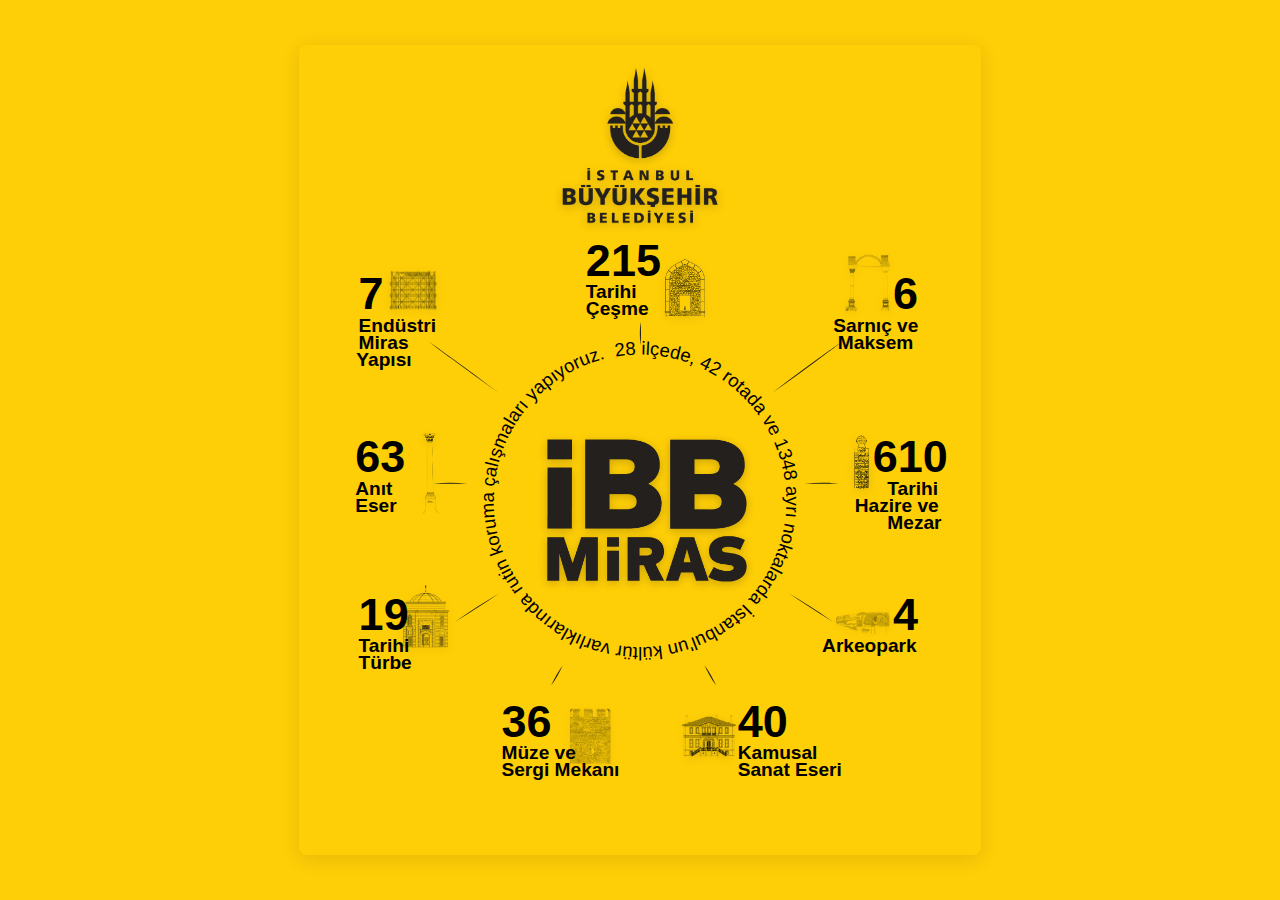
<file: index.html>
<!DOCTYPE html>
<html lang="tr">
<head>
    <meta charset="UTF-8">
    <meta name="viewport" content="width=device-width, initial-scale=1.0">
    <title>İBB Kültür Mirası İnfografiği</title>
    <link rel="stylesheet" href="style.css">
</head>
<body>
    <svg version="1.1" id="katman_1" xmlns="http://www.w3.org/2000/svg" xmlns:xlink="http://www.w3.org/1999/xlink" x="0px" y="0px"
         viewBox="0 0 606.6 720" style="enable-background:new 0 0 606.6 720;" xml:space="preserve">
        
        <rect class="st0" width="606.6" height="720"/>

        <!--logo ve iconlar -->  
        <rect class="st1" width="606.6" height="720"/>
        <rect class="st1" width="606.6" height="720"/>
        <g>
            <!-- En belirt, boy otomatik -->
            <image x="233.7" y="20" width="138.7" xlink:href="img/ibb-logo.png" />
            <image x="80" y="199.9" width="42.8" xlink:href="img/end-mir-yapi-icon.png" />
            <image x="110" y="345.3" width="15.2" xlink:href="img/anit-eser-icon.png" />
            <image x="91.4" y="479.7" width="42.3" xlink:href="img/tarihi-turve-icon.png" />
            <image x="240" y="590.1" width="37" xlink:href="img/muze-sergi-mekan-icon.png" />
            <image x="340" y="595" width="49" xlink:href="img/kamusal-sanat-eseri-icon.png" />
            <image x="460" y="480" width="65" xlink:href="img/arkeopark-icon.png" />
            <image x="475" y="345" width="50" xlink:href="img/tarihi-hazire-mezar-icon.png" />
            <image x="485" y="185.1" width="40.9" xlink:href="img/sarnic-icon.png" />
            <image x="325" y="190" width="36.5" xlink:href="img/tarihi-cesme-icon.png" />
            <image x="219.7" y="349.8" width="178.2" xlink:href="img/ibb-miras-logo.png" />
        </g>
        
        <!--Endüstri Miras Yapısı-->  
        <g>
            <text x="53" y="235" font-family="Arial, sans-serif" font-weight="900" font-size="40" fill="black" id="endustri-count">7</text>
            <text x="53" y="255" font-family="Arial, sans-serif" font-weight="800" font-size="17" fill="black" id="endustri-text1">Endüstri</text>
            <text x="53" y="270" font-family="Arial, sans-serif" font-weight="800" font-size="17" fill="black" id="endustri-text2">Miras</text>
            <text x="51" y="285" font-family="Arial, sans-serif" font-weight="800" font-size="17" fill="black" id="endustri-text3">Yapısı</text>
        </g>

        <!--Anıt Eser-->
        <g>
            <text x="50" y="380" font-family="Arial, sans-serif" font-weight="900" font-size="40" fill="black" id="anit-count">63</text>
            <text x="50" y="400" font-family="Arial, sans-serif" font-weight="800" font-size="17" fill="black" id="anit-text1">Anıt</text>
            <text x="50" y="415" font-family="Arial, sans-serif" font-weight="800" font-size="17" fill="black" id="anit-text2">Eser</text>  
        </g>

        <!--Tarihi Türbe-->
        <g>
            <text x="53" y="520" font-family="Arial, sans-serif" font-weight="900" font-size="40" fill="black" id="turbe-count">19</text>
            <text x="53" y="540" font-family="Arial, sans-serif" font-weight="800" font-size="17" fill="black" id="turbe-text1">Tarihi</text>
            <text x="53" y="555" font-family="Arial, sans-serif" font-weight="800" font-size="17" fill="black" id="turbe-text2">Türbe</text>  
        </g>

        <!--Müze ve Sergi Mekanı-->
        <g>
            <text x="180" y="615" font-family="Arial, sans-serif" font-weight="900" font-size="40" fill="black" id="muze-count">36</text>
            <text x="180" y="635" font-family="Arial, sans-serif" font-weight="800" font-size="17" fill="black" id="muze-text1">Müze ve</text>
            <text x="180" y="650" font-family="Arial, sans-serif" font-weight="800" font-size="17" fill="black" id="muze-text2">Sergi Mekanı</text>  
        </g>

        <!--Kamusal Sanat Eseri-->
        <g>
            <text x="390" y="615" font-family="Arial, sans-serif" font-weight="900" font-size="40" fill="black" id="kamusal-count">40</text>
            <text x="390" y="635" font-family="Arial, sans-serif" font-weight="800" font-size="17" fill="black" id="kamusal-text1">Kamusal</text>
            <text x="390" y="650" font-family="Arial, sans-serif" font-weight="800" font-size="17" fill="black" id="kamusal-text2">Sanat Eseri</text>  
        </g>

        <!--Arkeopark-->
        <g>
            <text x="528" y="520" font-family="Arial, sans-serif" font-weight="900" font-size="40" fill="black" id="arkeopark-count">4</text>
            <text x="465" y="540" font-family="Arial, sans-serif" font-weight="800" font-size="17" fill="black" id="arkeopark-text1">Arkeopark</text> 
        </g>

        <!--Tarihi Hazire ve Mezar-->
        <g>
            <text x="510" y="380" font-family="Arial, sans-serif" font-weight="900" font-size="40" fill="black" id="hazire-count">610</text>
            <text x="523" y="400" font-family="Arial, sans-serif" font-weight="800" font-size="17" fill="black" id="hazire-text1">Tarihi</text>
            <text x="494" y="415" font-family="Arial, sans-serif" font-weight="800" font-size="17" fill="black" id="hazire-text2">Hazire ve</text>  
            <text x="523" y="430" font-family="Arial, sans-serif" font-weight="800" font-size="17" fill="black" id="hazire-text3">Mezar</text>  
        </g>

        <!--Sarnıç ve Maksem-->
        <g>
            <text x="528" y="235" font-family="Arial, sans-serif" font-weight="900" font-size="40" fill="black" id="sarnic-count">6</text>
            <text x="475" y="255" font-family="Arial, sans-serif" font-weight="800" font-size="17" fill="black" id="sarnic-text1">Sarnıç ve</text> 
            <text x="479" y="270" font-family="Arial, sans-serif" font-weight="800" font-size="17" fill="black" id="sarnic-text2">Maksem</text> 
        </g>

        <!--Tarihi Çeşme-->    
        <g>
            <text x="255" y="205" font-family="Arial, sans-serif" font-weight="900" font-size="40" fill="black" id="cesme-count">215</text>
            <text x="255" y="225" font-family="Arial, sans-serif" font-weight="800" font-size="17" fill="black" id="cesme-text1">Tarihi</text> 
            <text x="255" y="240" font-family="Arial, sans-serif" font-weight="800" font-size="17" fill="black" id="cesme-text2">Çeşme</text> 
        </g>

        <!--Çizgiler-->
        <rect class="st1" width="606.6" height="720"/>
        <g>
            <defs>
                <rect id="SVGID_1_" width="606.6" height="720"/>
            </defs>
            <clipPath id="SVGID_2_">
                <use xlink:href="#SVGID_1_"  style="overflow:visible;"/>
            </clipPath>
            <path class="st2" d="M115.2,263.5c20.2,14.2,42.5,30.6,62.1,45.6C157.1,294.9,134.8,278.5,115.2,263.5"/>
            <path class="st2" d="M482.9,263.5c-19.6,15-41.9,31.4-62.1,45.6C440.4,294.1,462.7,277.7,482.9,263.5"/>
            <path class="st2" d="M475.2,513.1c-13.1-7.9-27.2-17-39.8-25.7C448.5,495.2,462.6,504.3,475.2,513.1"/>
            <path class="st2" d="M138.1,513.1c12.6-8.7,26.7-17.8,39.8-25.7C165.3,496.1,151.2,505.2,138.1,513.1"/>
            <path class="st2" d="M119.2,389.6c10.1-0.7,20.3-0.7,30.4,0C139.5,390.2,129.3,390.2,119.2,389.6"/>
            <path class="st2" d="M303.5,246c0.7,6.9,0.7,13.9,0,20.8C302.8,259.8,302.8,252.9,303.5,246"/>
            <path class="st2" d="M234.5,551.4c-2.9,6.3-6.3,12.4-10.4,18C227,563.1,230.5,557.1,234.5,551.4"/>
            <path class="st2" d="M360.4,551.4c4.1,5.7,7.5,11.7,10.4,18C366.7,563.7,363.3,557.7,360.4,551.4"/>
            <path class="st2" d="M449.5,389.6c10.1-0.7,20.3-0.7,30.4,0C469.8,390.2,459.6,390.2,449.5,389.6"/>
        </g>

        <!-- Dairesel metin - kendi merkezinde dönen -->
        <defs>
            <path id="bigCircle" d="M 305,275 A 130,130 0 1,1 304,275" fill="none"/>
        </defs>
        
      <g>
          <text font-family="Arial, sans-serif" font-size="16.5" fill="black" font-weight="500">
              <textPath href="#bigCircle" startOffset="0%" id="circle-description">
                  28 ilçede, 42 rotada ve 1348 ayrı noktalarda İstanbul'un kültür varlıklarında rutin koruma çalışmaları yapıyoruz.
              </textPath>
              <animateTransform
                  attributeName="transform"
                  type="rotate"
                  values="0 305 413;-360 308 413"
                  dur="25s"
                  repeatCount="indefinite"/>
          </text>
      </g>

    </svg>

    <script src="script.js"></script>
</body>
</html>
</file>
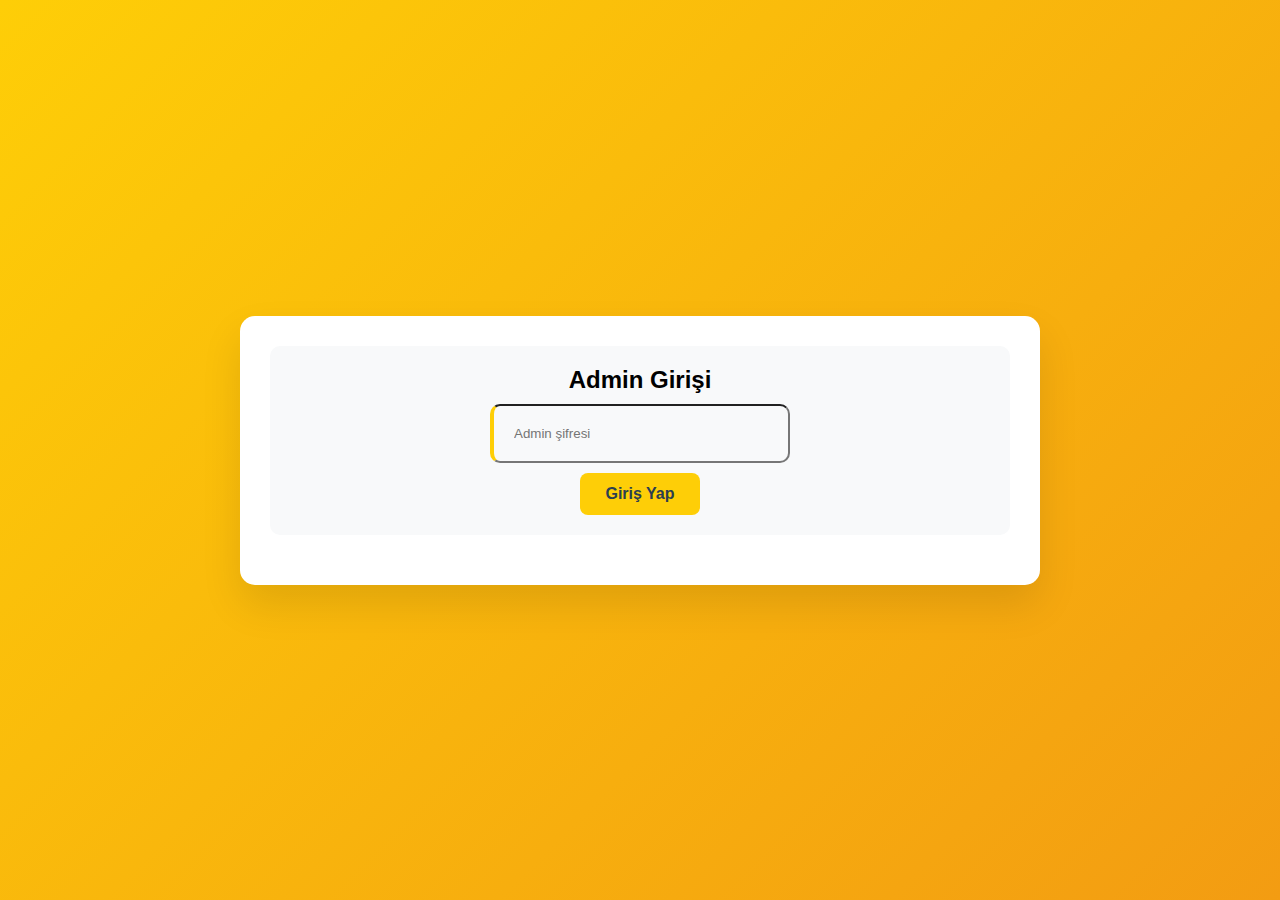
<file: admin.html>
<!DOCTYPE html>
<html lang="tr">
<head>
    <meta charset="UTF-8">
    <meta name="viewport" content="width=device-width, initial-scale=1.0">
    <title>İBB Miras - Admin Panel</title>
    <style>
        * {
            margin: 0;
            padding: 0;
            box-sizing: border-box;
        }

        body {
            font-family: Arial, sans-serif;
            background: linear-gradient(135deg, #FECE07, #f39c12);
            min-height: 100vh;
            display: flex;
            justify-content: center;
            align-items: center;
            padding: 20px;
        }

        .admin-container {
            background: white;
            border-radius: 15px;
            padding: 30px;
            box-shadow: 0 20px 40px rgba(0,0,0,0.1);
            max-width: 800px;
            width: 100%;
            max-height: 90vh;
            overflow-y: auto;
        }

        .header {
            text-align: center;
            margin-bottom: 30px;
            color: #2c3e50;
        }

        .header h1 {
            font-size: 28px;
            margin-bottom: 10px;
        }

        .header p {
            color: #7f8c8d;
            font-size: 14px;
        }

        .form-grid {
            display: grid;
            grid-template-columns: repeat(auto-fit, minmax(300px, 1fr));
            gap: 25px;
            margin-bottom: 30px;
        }

        .form-group {
            background: #f8f9fa;
            padding: 20px;
            border-radius: 10px;
            border-left: 4px solid #FECE07;
        }

        .form-group h3 {
            color: #2c3e50;
            margin-bottom: 15px;
            font-size: 16px;
            display: flex;
            align-items: center;
            gap: 10px;
        }

        .form-group label {
            display: block;
            margin-bottom: 5px;
            color: #34495e;
            font-weight: 500;
            font-size: 14px;
        }

        .form-group input {
            width: 100%;
            padding: 12px;
            border: 2px solid #ecf0f1;
            border-radius: 8px;
            font-size: 16px;
            transition: all 0.3s ease;
            background: white;
        }

        .form-group input:focus {
            outline: none;
            border-color: #FECE07;
            box-shadow: 0 0 0 3px rgba(254, 206, 7, 0.1);
        }

        .current-value {
            font-size: 12px;
            color: #7f8c8d;
            margin-top: 5px;
        }

        .buttons {
            display: flex;
            gap: 15px;
            justify-content: center;
            flex-wrap: wrap;
        }

        .btn {
            padding: 12px 25px;
            border: none;
            border-radius: 8px;
            font-size: 16px;
            font-weight: 600;
            cursor: pointer;
            transition: all 0.3s ease;
            min-width: 120px;
        }

        .btn-primary {
            background: #FECE07;
            color: #2c3e50;
        }

        .btn-primary:hover {
            background: #f39c12;
            transform: translateY(-2px);
            box-shadow: 0 5px 15px rgba(243, 156, 18, 0.3);
        }

        .btn-secondary {
            background: #95a5a6;
            color: white;
        }

        .btn-secondary:hover {
            background: #7f8c8d;
        }

        .status {
            margin-top: 20px;
            padding: 15px;
            border-radius: 8px;
            text-align: center;
            font-weight: 500;
            display: none;
        }

        .status.success {
            background: #d5f4e6;
            color: #27ae60;
            border: 1px solid #27ae60;
        }

        .status.error {
            background: #fdeaea;
            color: #e74c3c;
            border: 1px solid #e74c3c;
        }

        .circle-section {
            grid-column: 1 / -1;
        }

        .circle-inputs {
            display: grid;
            grid-template-columns: repeat(auto-fit, minmax(200px, 1fr));
            gap: 15px;
        }

        .auth-section {
            background: #f8f9fa;
            padding: 20px;
            border-radius: 10px;
            margin-bottom: 20px;
            text-align: center;
        }

        .auth-input {
            width: 300px;
            max-width: 100%;
            margin: 10px auto;
            display: block;
        }

        .icon {
            width: 20px;
            height: 20px;
            background: #FECE07;
            border-radius: 50%;
            display: inline-block;
        }

        @media (max-width: 768px) {
            .admin-container {
                margin: 10px;
                padding: 20px;
            }

            .form-grid {
                grid-template-columns: 1fr;
                gap: 20px;
            }

            .buttons {
                flex-direction: column;
            }
        }
    </style>
</head>
<body>
    <div class="admin-container">
        <!-- Authentication Section -->
        <div class="auth-section" id="authSection">
            <h2>Admin Girişi</h2>
            <input type="password" id="adminPassword" class="form-group input auth-input" placeholder="Admin şifresi">
            <button onclick="authenticate()" class="btn btn-primary">Giriş Yap</button>
        </div>

        <!-- Admin Panel (Hidden by default) -->
        <div id="adminPanel" style="display: none;">
            <div class="header">
                <h1>🏛️ İBB Miras Veri Yönetimi</h1>
                <p>İstanbul'un kültür varlıklarının sayılarını güncelleyin</p>
            </div>

            <form id="heritageForm">
                <div class="form-grid">
                    <!-- Endüstri Miras Yapısı -->
                    <div class="form-group">
                        <h3><span class="icon"></span> Endüstri Miras Yapısı</h3>
                        <label for="endustri">Sayı:</label>
                        <input type="number" id="endustri" name="endustri" min="0">
                        <div class="current-value">Mevcut: <span id="current-endustri">-</span></div>
                    </div>

                    <!-- Anıt Eser -->
                    <div class="form-group">
                        <h3><span class="icon"></span> Anıt Eser</h3>
                        <label for="anit">Sayı:</label>
                        <input type="number" id="anit" name="anit" min="0">
                        <div class="current-value">Mevcut: <span id="current-anit">-</span></div>
                    </div>

                    <!-- Tarihi Türbe -->
                    <div class="form-group">
                        <h3><span class="icon"></span> Tarihi Türbe</h3>
                        <label for="turbe">Sayı:</label>
                        <input type="number" id="turbe" name="turbe" min="0">
                        <div class="current-value">Mevcut: <span id="current-turbe">-</span></div>
                    </div>

                    <!-- Müze ve Sergi Mekanı -->
                    <div class="form-group">
                        <h3><span class="icon"></span> Müze ve Sergi Mekanı</h3>
                        <label for="muze">Sayı:</label>
                        <input type="number" id="muze" name="muze" min="0">
                        <div class="current-value">Mevcut: <span id="current-muze">-</span></div>
                    </div>

                    <!-- Kamusal Sanat Eseri -->
                    <div class="form-group">
                        <h3><span class="icon"></span> Kamusal Sanat Eseri</h3>
                        <label for="kamusal">Sayı:</label>
                        <input type="number" id="kamusal" name="kamusal" min="0">
                        <div class="current-value">Mevcut: <span id="current-kamusal">-</span></div>
                    </div>

                    <!-- Arkeopark -->
                    <div class="form-group">
                        <h3><span class="icon"></span> Arkeopark</h3>
                        <label for="arkeopark">Sayı:</label>
                        <input type="number" id="arkeopark" name="arkeopark" min="0">
                        <div class="current-value">Mevcut: <span id="current-arkeopark">-</span></div>
                    </div>

                    <!-- Tarihi Hazire ve Mezar -->
                    <div class="form-group">
                        <h3><span class="icon"></span> Tarihi Hazire ve Mezar</h3>
                        <label for="hazire">Sayı:</label>
                        <input type="number" id="hazire" name="hazire" min="0">
                        <div class="current-value">Mevcut: <span id="current-hazire">-</span></div>
                    </div>

                    <!-- Sarnıç ve Maksem -->
                    <div class="form-group">
                        <h3><span class="icon"></span> Sarnıç ve Maksem</h3>
                        <label for="sarnic">Sayı:</label>
                        <input type="number" id="sarnic" name="sarnic" min="0">
                        <div class="current-value">Mevcut: <span id="current-sarnic">-</span></div>
                    </div>

                    <!-- Tarihi Çeşme -->
                    <div class="form-group">
                        <h3><span class="icon"></span> Tarihi Çeşme</h3>
                        <label for="cesme">Sayı:</label>
                        <input type="number" id="cesme" name="cesme" min="0">
                        <div class="current-value">Mevcut: <span id="current-cesme">-</span></div>
                    </div>

                    <!-- Dairesel Metin Bilgileri -->
                    <div class="form-group circle-section">
                        <h3><span class="icon"></span> Dairesel Metin Bilgileri</h3>
                        <div class="circle-inputs">
                            <div>
                                <label for="ilce">İlçe Sayısı:</label>
                                <input type="number" id="ilce" name="ilce" min="0">
                                <div class="current-value">Mevcut: <span id="current-ilce">-</span></div>
                            </div>
                            <div>
                                <label for="rota">Rota Sayısı:</label>
                                <input type="number" id="rota" name="rota" min="0">
                                <div class="current-value">Mevcut: <span id="current-rota">-</span></div>
                            </div>
                            <div>
                                <label for="nokta">Nokta Sayısı:</label>
                                <input type="number" id="nokta" name="nokta" min="0">
                                <div class="current-value">Mevcut: <span id="current-nokta">-</span></div>
                            </div>
                        </div>
                    </div>
                </div>

                <div class="buttons">
                    <button type="submit" class="btn btn-primary">💾 Kaydet ve Güncelle</button>
                    <button type="button" onclick="resetForm()" class="btn btn-secondary">↺ Sıfırla</button>
                    <button type="button" onclick="loadCurrentData()" class="btn btn-secondary">📥 Supabase'den Yükle</button>
                    <button type="button" onclick="previewChanges()" class="btn btn-secondary">👁️ Önizleme</button>
                </div>
            </form>

            <div id="status" class="status"></div>
        </div>
    </div>

    <script>
        // Supabase Configuration
        const SUPABASE_URL = 'https://nitcvhzbnpvgbzaiesqx.supabase.co';
        const SUPABASE_ANON_KEY = 'eyJhbGciOiJIUzI1NiIsInR5cCI6IkpXVCJ9.eyJpc3MiOiJzdXBhYmFzZSIsInJlZiI6Im5pdGN2aHpibnB2Z2J6YWllc3F4Iiwicm9sZSI6ImFub24iLCJpYXQiOjE3NTAzMjg3NzIsImV4cCI6MjA2NTkwNDc3Mn0.3W2DWBuIxHWno1MSsJEwEpK8uAnbKuHIdIJv-K7n-qg';
      
        // Simple authentication
        const ADMIN_PASSWORD = 'ibb2024';
        
        // Global Supabase data - TEK KAYNAK
        let currentData = null;
        
        function authenticate() {
            const password = document.getElementById('adminPassword').value;
            if (password === ADMIN_PASSWORD) {
                document.getElementById('authSection').style.display = 'none';
                document.getElementById('adminPanel').style.display = 'block';
                loadCurrentData(); // Supabase'den yükle
            } else {
                alert('Yanlış şifre!');
            }
        }

        // Supabase'den mevcut verileri yükle - TEK KAYNAK
        async function loadCurrentData() {
            try {
                showStatus('Veriler yükleniyor...', 'success');
                
                const response = await fetch(`${SUPABASE_URL}/rest/v1/heritage_data?id=eq.1`, {
                    headers: {
                        'apikey': SUPABASE_ANON_KEY,
                        'Authorization': `Bearer ${SUPABASE_ANON_KEY}`
                    }
                });

                if (!response.ok) {
                    throw new Error(`HTTP error! status: ${response.status}`);
                }

                const dataArray = await response.json();
                if (dataArray.length === 0) {
                    throw new Error('Supabase\'de veri bulunamadı');
                }

                const heritageData = dataArray[0];
                currentData = heritageData;

                // Form inputlarını doldur
                Object.keys(currentData).forEach(key => {
                    if (key !== 'id' && key !== 'created_at' && key !== 'updated_at') {
                        const input = document.getElementById(key);
                        const currentSpan = document.getElementById(`current-${key}`);
                        
                        if (input && currentSpan) {
                            input.value = currentData[key];
                            currentSpan.textContent = currentData[key];
                        }
                    }
                });

                showStatus('✅ Veriler Supabase\'den başarıyla yüklendi!', 'success');
                console.log('Supabase\'den yüklenen veriler:', heritageData);

            } catch (error) {
                console.error('Supabase load error:', error);
                showStatus('❌ Veri yükleme hatası: ' + error.message, 'error');
                
                // Fallback: Formu temizle
                resetFormInputs();
            }
        }

        // Form inputlarını temizle
        function resetFormInputs() {
            const inputs = document.querySelectorAll('input[type="number"]');
            const spans = document.querySelectorAll('.current-value span');
            
            inputs.forEach(input => input.value = '');
            spans.forEach(span => span.textContent = '-');
        }

        // Form sıfırlama
        function resetForm() {
            if (currentData) {
                loadCurrentData(); // Supabase'den tekrar yükle
            } else {
                resetFormInputs();
            }
        }

        // Değişiklikleri önizle
        function previewChanges() {
            if (!currentData) {
                alert('Önce veriler yüklenmelidir.');
                return;
            }

            const formData = new FormData(document.getElementById('heritageForm'));
            const changes = {};
            let hasChanges = false;

            for (let [key, value] of formData.entries()) {
                const newValue = parseInt(value);
                const oldValue = currentData[key];
                
                if (newValue !== oldValue) {
                    changes[key] = {
                        old: oldValue,
                        new: newValue,
                        change: newValue - oldValue
                    };
                    hasChanges = true;
                }
            }

            if (hasChanges) {
                let message = 'Yapılacak değişiklikler:\n\n';
                Object.keys(changes).forEach(key => {
                    const change = changes[key];
                    const direction = change.change > 0 ? '↗️' : '↘️';
                    message += `${key}: ${change.old} → ${change.new} (${direction} ${Math.abs(change.change)})\n`;
                });
                alert(message);
            } else {
                alert('Herhangi bir değişiklik yapılmamış.');
            }
        }

        // Status mesajı göster
        function showStatus(message, type = 'success') {
            const statusDiv = document.getElementById('status');
            statusDiv.className = `status ${type}`;
            statusDiv.textContent = message;
            statusDiv.style.display = 'block';
            
            setTimeout(() => {
                statusDiv.style.display = 'none';
            }, 5000);
        }

        // Supabase'e kaydet
        async function saveToSupabase(data) {
            try {
                // Updated_at otomatik ekle
                data.updated_at = new Date().toISOString();
                
                const response = await fetch(`${SUPABASE_URL}/rest/v1/heritage_data?id=eq.1`, {
                    method: 'PATCH',
                    headers: {
                        'apikey': SUPABASE_ANON_KEY,
                        'Authorization': `Bearer ${SUPABASE_ANON_KEY}`,
                        'Content-Type': 'application/json',
                        'Prefer': 'return=minimal'
                    },
                    body: JSON.stringify(data)
                });

                if (!response.ok) {
                    const errorText = await response.text();
                    throw new Error(`Supabase error: ${response.status} - ${errorText}`);
                }

                return true;
            } catch (error) {
                console.error('Supabase save error:', error);
                throw error;
            }
        }

        // Ana sayfayı güncelle
        async function updateMainPage(data) {
            try {
                // Ana sayfadaki verileri güncelle
                if (window.opener && window.opener.updateData) {
                    window.opener.updateData({
                        endustri: { count: data.endustri, texts: ["Endüstri", "Miras", "Yapısı"] },
                        anit: { count: data.anit, texts: ["Anıt", "Eser"] },
                        turbe: { count: data.turbe, texts: ["Tarihi", "Türbe"] },
                        muze: { count: data.muze, texts: ["Müze ve", "Sergi Mekanı"] },
                        kamusal: { count: data.kamusal, texts: ["Kamusal", "Sanat Eseri"] },
                        arkeopark: { count: data.arkeopark, texts: ["Arkeopark"] },
                        hazire: { count: data.hazire, texts: ["Tarihi", "Hazire ve", "Mezar"] },
                        sarnic: { count: data.sarnic, texts: ["Sarnıç ve", "Maksem"] },
                        cesme: { count: data.cesme, texts: ["Tarihi", "Çeşme"] },
                        circle: { 
                            ilce: data.ilce, 
                            rota: data.rota, 
                            nokta: data.nokta, 
                            description: "ayrı noktalarda İstanbul'un kültür varlıklarında rutin koruma çalışmaları yapıyoruz." 
                        }
                    });
                    
                    // Ana sayfada animasyonu tetikle
                    if (window.opener.animateNumbers) {
                        setTimeout(() => {
                            window.opener.animateNumbers('admin-update');
                        }, 500);
                    }

                    console.log('Ana sayfa başarıyla güncellendi');
                } else {
                    console.log('Ana sayfa bulunamadı veya updateData fonksiyonu mevcut değil');
                }
            } catch (error) {
                console.error('Ana sayfa güncelleme hatası:', error);
            }
        }

        // Form submit handler
        document.getElementById('heritageForm').addEventListener('submit', async function(e) {
            e.preventDefault();
            
            if (!currentData) {
                showStatus('❌ Önce veriler yüklenmelidir!', 'error');
                return;
            }
            
            const formData = new FormData(this);
            const data = {};
            
            // Form verilerini al
            for (let [key, value] of formData.entries()) {
                data[key] = parseInt(value);
            }

            try {
                showStatus('Kaydediliyor...', 'success');
                
                // Supabase'e kaydet
                await saveToSupabase(data);
                
                // Başarılı ise currentData'yı güncelle
                currentData = { ...currentData, ...data };
                
                // Ana sayfayı güncelle
                await updateMainPage(data);
                
                // Current value span'larını güncelle
                Object.keys(data).forEach(key => {
                    const currentSpan = document.getElementById(`current-${key}`);
                    if (currentSpan) {
                        currentSpan.textContent = data[key];
                    }
                });
                
                showStatus('✅ Veriler başarıyla kaydedildi ve ana sayfa güncellendi!', 'success');
                console.log('Güncellenen veriler:', data);
                
            } catch (error) {
                console.error('Save error:', error);
                showStatus('❌ Kaydetme sırasında hata oluştu: ' + error.message, 'error');
            }
        });

        // Sayfa yüklendiğinde
        window.addEventListener('load', function() {
            console.log('Admin panel yüklendi');
        });

        // Debug fonksiyonları
        window.loadCurrentData = loadCurrentData;
        window.saveToSupabase = saveToSupabase;
        window.getCurrentData = () => currentData;
        
        console.log('🔧 Admin Panel Debug Komutları:');
        console.log('- loadCurrentData() : Supabase\'den veri yükle');
        console.log('- getCurrentData() : Mevcut veriyi görüntüle');
    </script>
</body>
</html>
</file>
<file: style.css>
/* SVG Stilleri */
.st0 {
    fill: #fece07;
}

.st1 {
    fill: none;
}

.st2 {
    clip-path: url(#SVGID_2_);
    fill: #1D1D1B;
}

.st3 {
    fill: #010101;
}

.st4 {
    fill: none;
    stroke: #000000;
    stroke-width: 0.5;
    stroke-miterlimit: 10;
}

/* Genel sayfa stilleri */
body {
    margin: 0;
    background-color: #FECE07;
    display: flex;
    justify-content: center;
    align-items: center;
    min-height: 100vh;
    font-family: Arial, sans-serif;
    overflow: hidden; /* Scroll kapatıldı */
}

/* SVG container */
svg {
    max-width: 100%;
    max-height: 90vh;
    height: auto;
    box-shadow: 0 4px 20px rgba(0,0,0,0.1);
    border-radius: 8px;
}

/* Icon stilleri - hover efekti YOK */
image {
    filter: drop-shadow(0 2px 4px rgba(0,0,0,0.2));
}

/* Metin stilleri - daha yumuşak geçişler */
text {
    transition: all 0.2s ease;
    cursor: pointer;
}

/* Sadece sayılar için çok daha subtle hover efekti */
text[font-size="40"] {
    transition: all 0.2s ease;
}

text[font-size="40"]:hover {
    fill: #FF6B35 !important;
    transform: scale(1.03); /* 1.1'den 1.03'e düşürüldü */
    filter: drop-shadow(0 2px 4px rgba(0,0,0,0.3)); /* Gölge azaltıldı */
}

/* Grup hover efektleri - daha az hareket */
g:hover {
    cursor: pointer;
}

g:hover text[font-size="40"] {
    transform: scale(1.02); /* 1.08'den 1.02'ye düşürüldü */
    transition: all 0.2s ease;
}

/* Çizgiler için hover efekti - daha subtle */
.st2:hover {
    fill: #34495E;
    stroke: #2C3E50;
    stroke-width: 0.8; /* 1'den 0.8'e düşürüldü */
    transition: all 0.2s ease;
}

/* Pulse animasyonu kaldırıldı - çok fazla hareket yaratıyordu */
/* @keyframes pulse {
    0%, 100% { 
        transform: scale(1); 
    }
    50% { 
        transform: scale(1.05); 
    }
} */

/* Pulse animasyonu yerine daha subtle bir parıltı efekti */
@keyframes subtle-glow {
    0%, 100% { 
        filter: drop-shadow(0 2px 4px rgba(0,0,0,0.3));
    }
    50% { 
        filter: drop-shadow(0 3px 6px rgba(255,107,53,0.4));
    }
}

/* Hover durumunda pulse yerine subtle glow */
text[font-size="40"]:hover {
    animation: subtle-glow 2s ease-in-out infinite;
}

/* Animasyon gecikmeleri azaltıldı */
text:nth-child(1) { transition-delay: 0s; }
text:nth-child(2) { transition-delay: 0.02s; } /* 0.05s'den azaltıldı */
text:nth-child(3) { transition-delay: 0.04s; } /* 0.1s'den azaltıldı */
text:nth-child(4) { transition-delay: 0.06s; } /* 0.15s'den azaltıldı */

/* Responsive design */
@media (max-width: 650px) {    
    svg {
        transform: scale(0.9);
        transform-origin: center;
        padding-bottom: 30vw;
    }
    
    /* Mobilde daha da az hover efekti */
    text[font-size="40"]:hover {
        transform: scale(1.01); /* 1.02'den daha da azaltıldı */
        animation: none; /* Mobilde animasyon kapat */
    }
}

@media (max-width: 520px) {
    body {
        padding-bottom: 400px;
    }
    
    svg {
        transform: scale(0.95);
        padding-bottom: 30vw;
    }
    
    /* Küçük ekranlarda minimal hover */
    text[font-size="40"]:hover {
        animation: none;
        transform: scale(1.01);
        filter: drop-shadow(0 1px 2px rgba(0,0,0,0.2));
    }
}

/* Accessibility - klavye navigasyonu için */
svg:focus-within {
    outline: 2px solid #3498DB;
    outline-offset: 4px;
}

/* Print stilleri - yazdırma için animasyonları kapat */
@media print {
    animateTransform {
        animation: none;
    }
    
    image,
    text:hover,
    g:hover text {
        transform: none !important;
        filter: none !important;
        animation: none !important;
    }
}

/* Performance optimizasyonu */
* {
    will-change: auto;
}

/* SVG animasyonu için optimizasyon */
animateTransform {
    will-change: transform;
}

/* Hover sırasında will-change kullan */
text[font-size="40"]:hover {
    will-change: transform, filter;
}

/* Hover bittiğinde will-change'i kaldır */
text[font-size="40"] {
    will-change: auto;
}

/* Alternatif: Çok daha minimal hover efekti istiyorsanız */
/*
text[font-size="40"]:hover {
    fill: #FF6B35 !important;
    transform: scale(1.01);
    filter: brightness(1.1);
    animation: none;
}
*/

#admin-trigger {
    display: none !important;
}

/* Sadece ?admin=true parametresi varsa göster */
body.admin-mode #admin-trigger {
    display: block !important;
}
</file>
